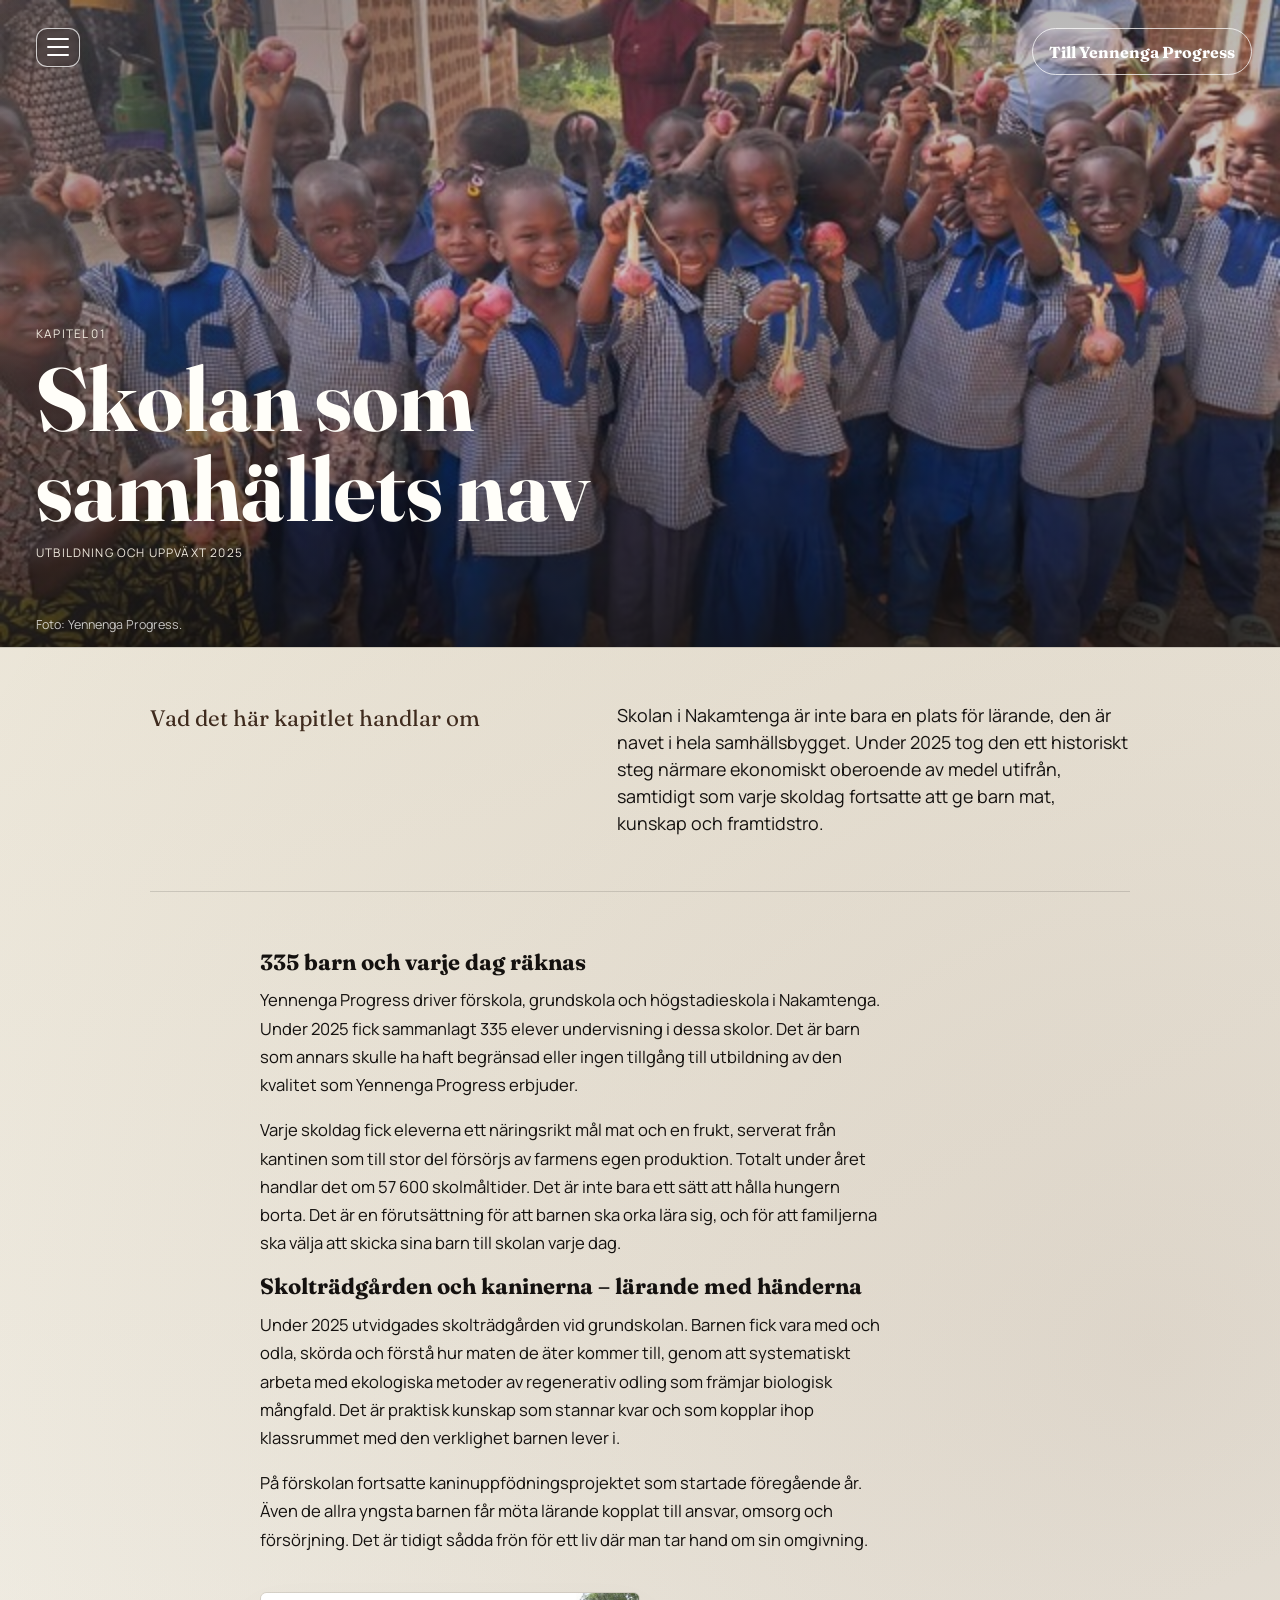
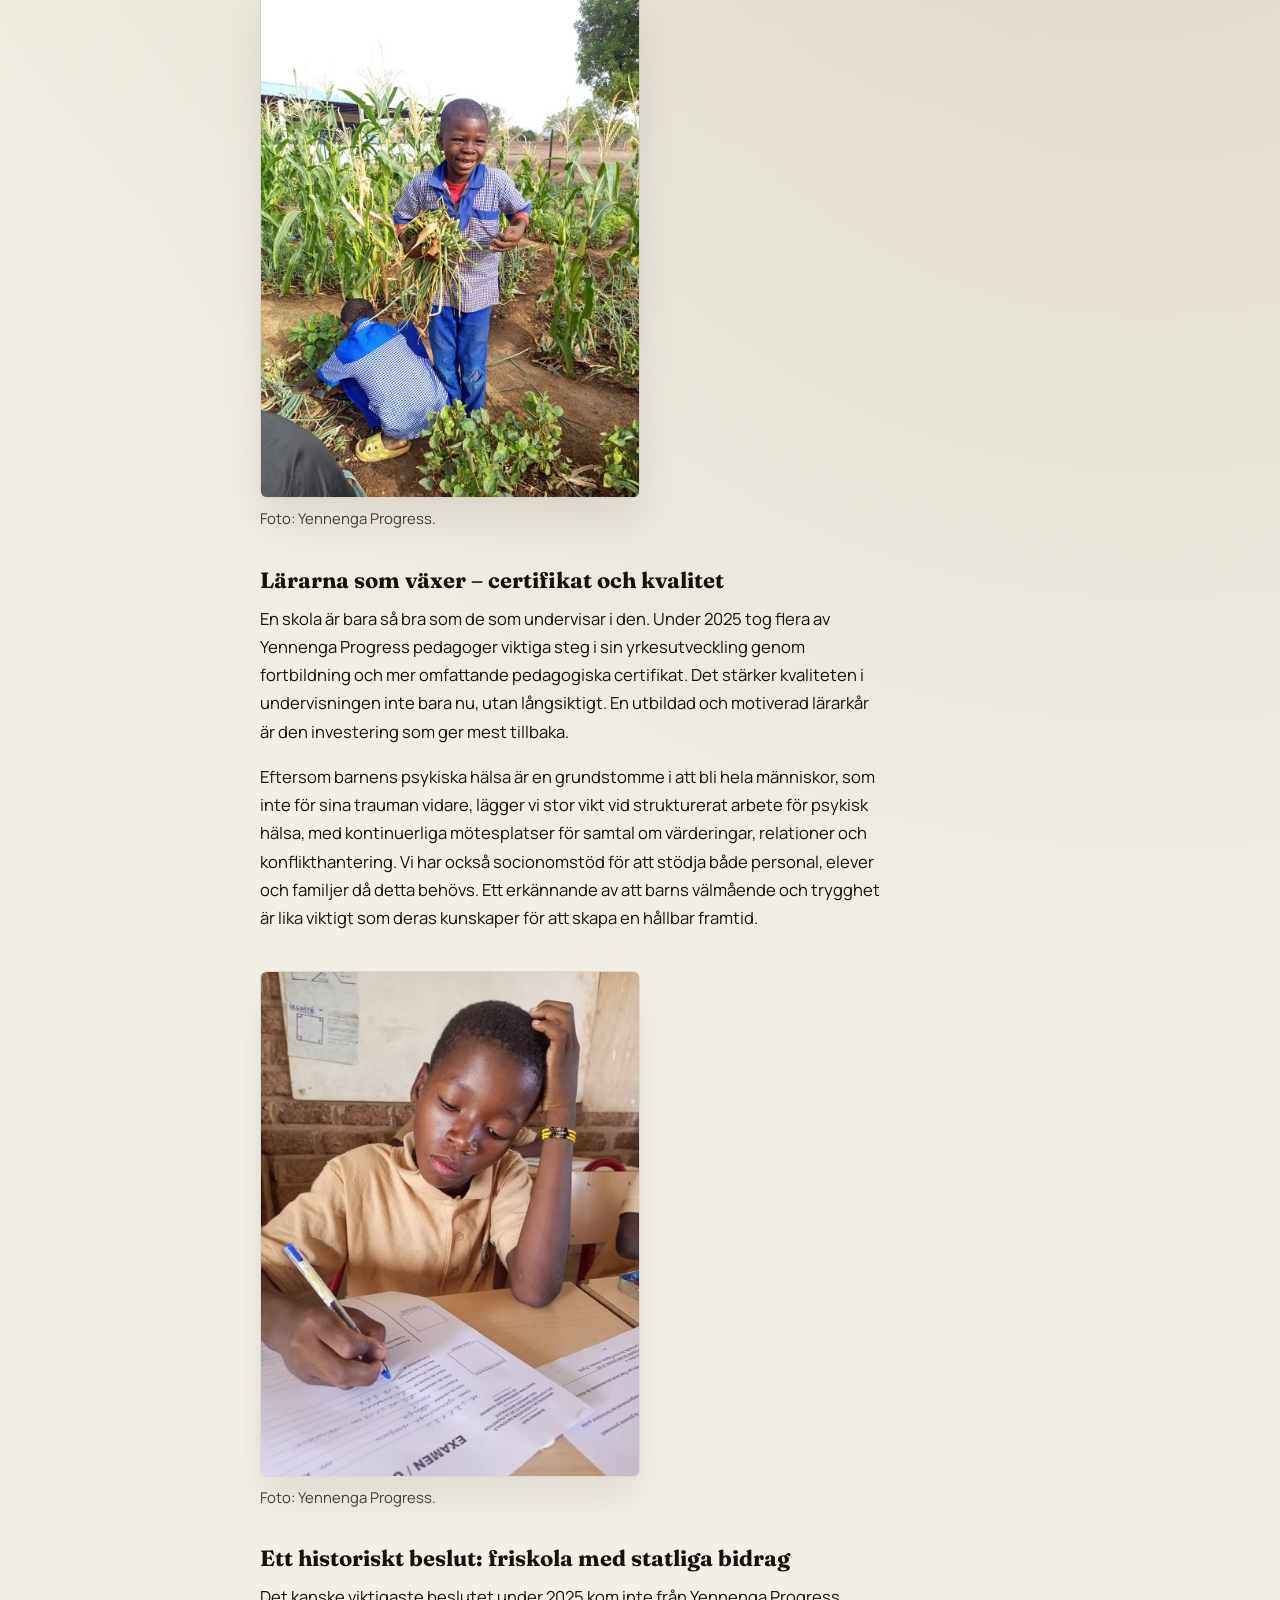
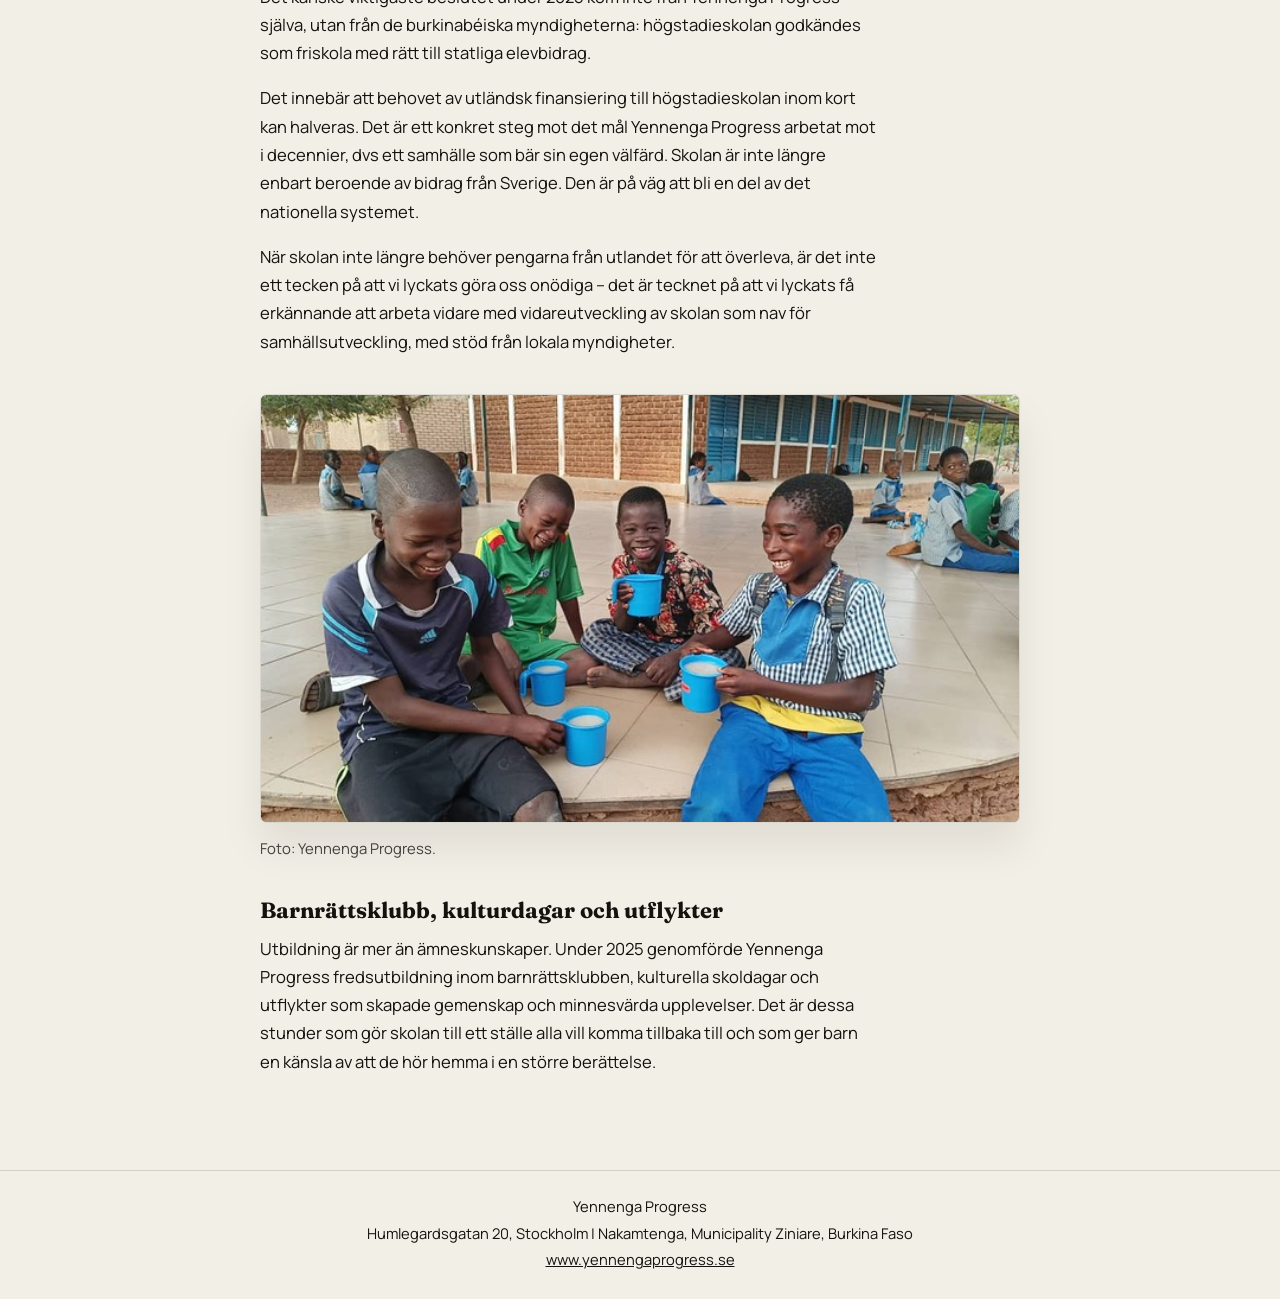
<file: articles/kapitel-01-skolan.html>
<!doctype html>
<html lang="sv">
  <head>
    <meta charset="UTF-8" />
    <meta name="viewport" content="width=device-width, initial-scale=1.0" />
    <title>Kapitel 01 – Skolan som samhällets nav | Yennenga Progress 2025</title>
    <meta
      name="description"
      content="Skolan i Nakamtenga är navet i hela samhällsbygget. Under 2025 tog den ett historiskt steg mot ekonomiskt oberoende, samtidigt som varje skoldag gav 335 barn mat, kunskap och framtidstro."
    />
    <link rel="preconnect" href="https://fonts.googleapis.com" />
    <link rel="preconnect" href="https://fonts.gstatic.com" crossorigin />
    <link
      href="https://fonts.googleapis.com/css2?family=Fraunces:opsz,wght@9..144,400;9..144,700;9..144,900&family=Manrope:wght@400;500;700;800&display=swap"
      rel="stylesheet"
    />
    <link rel="stylesheet" href="../styles.css" />

  </head>
  <body class="subpage-body">
    <header class="hero hero--subpage">
      <div class="hero__image-wrap">
        <img
          src="../images/kapitel-01-skolan-hero.jpeg"
          alt=""
          class="hero__image"
        />
        <p class="hero__image-caption">Foto: Yennenga Progress.</p>
      </div>
      <div class="hero__overlay"></div>
      <details class="menu">
        <summary class="menu__toggle" aria-label="Open page menu">
          <span></span>
          <span></span>
          <span></span>
        </summary>
        <nav class="menu__panel" aria-label="Sidlänkar">
          <a href="../index.html">Start</a>
          <a href="kapitel-01-skolan.html">Skolan</a>
          <a href="kapitel-02-farmen.html">Farmen</a>
          <a href="kapitel-03-kunskap.html">Kunskap</a>
          <a href="kapitel-04-sverige.html">Sverige</a>
          <a href="rapport.html">Siffror</a>
          <a href="../PDF/Yennenga_Progress_Arsberattelse_2025.pdf">PDF</a>
        </nav>
      </details>
      <a class="cta" href="https://www.yennengaprogress.se/" target="_blank" rel="noreferrer">Till Yennenga Progress</a>
      <div class="hero__content">
        <p class="kicker kicker--lead">Kapitel 01</p>
        <h1>Skolan som samhällets nav</h1>
        <p class="kicker kicker--tail">Utbildning och uppväxt 2025</p>
      </div>
    </header>

    <main class="subpage-main">
      <section class="subpage-intro">
        <div class="subpage-intro__mini">
          <p class="subpage-minihead">Vad det här kapitlet handlar om</p>
        </div>
        <div class="subpage-intro__summary">
          <p>
            Skolan i Nakamtenga är inte bara en plats för lärande, den är navet i hela samhällsbygget. Under 2025 tog
            den ett historiskt steg närmare ekonomiskt oberoende av medel utifrån, samtidigt som varje skoldag
            fortsatte att ge barn mat, kunskap och framtidstro.
          </p>
        </div>
      </section>

      <article class="subpage-article">
        <h2 class="subpage-subhead">335 barn och varje dag räknas</h2>
        <p>
          Yennenga Progress driver förskola, grundskola och högstadieskola i Nakamtenga. Under 2025 fick sammanlagt
          335 elever undervisning i dessa skolor. Det är barn som annars skulle ha haft begränsad eller ingen tillgång
          till utbildning av den kvalitet som Yennenga Progress erbjuder.
        </p>
        <p>
          Varje skoldag fick eleverna ett näringsrikt mål mat och en frukt, serverat från kantinen som till stor del
          försörjs av farmens egen produktion. Totalt under året handlar det om 57 600 skolmåltider. Det är inte bara
          ett sätt att hålla hungern borta. Det är en förutsättning för att barnen ska orka lära sig, och för att
          familjerna ska välja att skicka sina barn till skolan varje dag.
        </p>

        <h2 class="subpage-subhead">Skolträdgården och kaninerna – lärande med händerna</h2>
        <p>
          Under 2025 utvidgades skolträdgården vid grundskolan. Barnen fick vara med och odla, skörda och förstå hur
          maten de äter kommer till, genom att systematiskt arbeta med ekologiska metoder av regenerativ odling som
          främjar biologisk mångfald. Det är praktisk kunskap som stannar kvar och som kopplar ihop klassrummet med
          den verklighet barnen lever i.
        </p>
        <p>
          På förskolan fortsatte kaninuppfödningsprojektet som startade föregående år. Även de allra yngsta barnen
          får möta lärande kopplat till ansvar, omsorg och försörjning. Det är tidigt sådda frön för ett liv där man
          tar hand om sin omgivning.
        </p>

        <figure class="subpage-figure subpage-figure--portrait">
          <img
            src="../images/kapitel-01-skolan-01.jpeg"
            alt="Elever i Nakamtenga, Burkina Faso"
          />
          <figcaption>Foto: Yennenga Progress.</figcaption>
        </figure>

        <h2 class="subpage-subhead">Lärarna som växer – certifikat och kvalitet</h2>
        <p>
          En skola är bara så bra som de som undervisar i den. Under 2025 tog flera av Yennenga Progress pedagoger
          viktiga steg i sin yrkesutveckling genom fortbildning och mer omfattande pedagogiska certifikat. Det stärker
          kvaliteten i undervisningen inte bara nu, utan långsiktigt. En utbildad och motiverad lärarkår är den
          investering som ger mest tillbaka.
        </p>
        <p>
          Eftersom barnens psykiska hälsa är en grundstomme i att bli hela människor, som inte för sina trauman
          vidare, lägger vi stor vikt vid strukturerat arbete för psykisk hälsa, med kontinuerliga mötesplatser för
          samtal om värderingar, relationer och konflikthantering. Vi har också socionomstöd för att stödja både
          personal, elever och familjer då detta behövs. Ett erkännande av att barns välmående och trygghet är lika
          viktigt som deras kunskaper för att skapa en hållbar framtid.
        </p>

        <figure class="subpage-figure subpage-figure--portrait">
          <img
            src="../images/kapitel-01-skolan-02.jpeg"
            alt="Yennenga Progress, Nakamtenga"
          />
          <figcaption>Foto: Yennenga Progress.</figcaption>
        </figure>

        <h2 class="subpage-subhead">Ett historiskt beslut: friskola med statliga bidrag</h2>
        <p>
          Det kanske viktigaste beslutet under 2025 kom inte från Yennenga Progress själva, utan från de burkinabéiska
          myndigheterna: högstadieskolan godkändes som friskola med rätt till statliga elevbidrag.
        </p>
        <p>
          Det innebär att behovet av utländsk finansiering till högstadieskolan inom kort kan halveras. Det är ett
          konkret steg mot det mål Yennenga Progress arbetat mot i decennier, dvs ett samhälle som bär sin egen
          välfärd. Skolan är inte längre enbart beroende av bidrag från Sverige. Den är på väg att bli en del av det
          nationella systemet.
        </p>
        <p>
          När skolan inte längre behöver pengarna från utlandet för att överleva, är det inte ett tecken på att vi
          lyckats göra oss onödiga – det är tecknet på att vi lyckats få erkännande att arbeta vidare med
          vidareutveckling av skolan som nav för samhällsutveckling, med stöd från lokala myndigheter.
        </p>

        <figure class="subpage-figure">
          <img
            src="../images/kapitel-01-skolan-03.jpeg"
            alt="Yennenga Progress, Nakamtenga"
          />
          <figcaption>Foto: Yennenga Progress.</figcaption>
        </figure>

        <h2 class="subpage-subhead">Barnrättsklubb, kulturdagar och utflykter</h2>
        <p>
          Utbildning är mer än ämneskunskaper. Under 2025 genomförde Yennenga Progress fredsutbildning inom
          barnrättsklubben, kulturella skoldagar och utflykter som skapade gemenskap och minnesvärda upplevelser. Det
          är dessa stunder som gör skolan till ett ställe alla vill komma tillbaka till och som ger barn en känsla av
          att de hör hemma i en större berättelse.
        </p>
      </article>
    </main>

    <footer class="footer">
      <p>Yennenga Progress</p>
      <p>Humlegardsgatan 20, Stockholm | Nakamtenga, Municipality Ziniare, Burkina Faso</p>
      <a href="https://www.yennengaprogress.se/" target="_blank" rel="noreferrer">www.yennengaprogress.se</a>
    </footer>
    <script>
      (function () {
        var menu = document.querySelector(".menu");
        if (!menu) return;

        document.addEventListener("click", function (event) {
          if (!menu.contains(event.target)) {
            menu.removeAttribute("open");
          }
        });

        document.addEventListener("keydown", function (event) {
          if (event.key === "Escape") {
            menu.removeAttribute("open");
          }
        });

        menu.querySelectorAll("a").forEach(function (link) {
          link.addEventListener("click", function () {
            menu.removeAttribute("open");
          });
        });
      })();
    </script>
  </body>
</html>
</file>
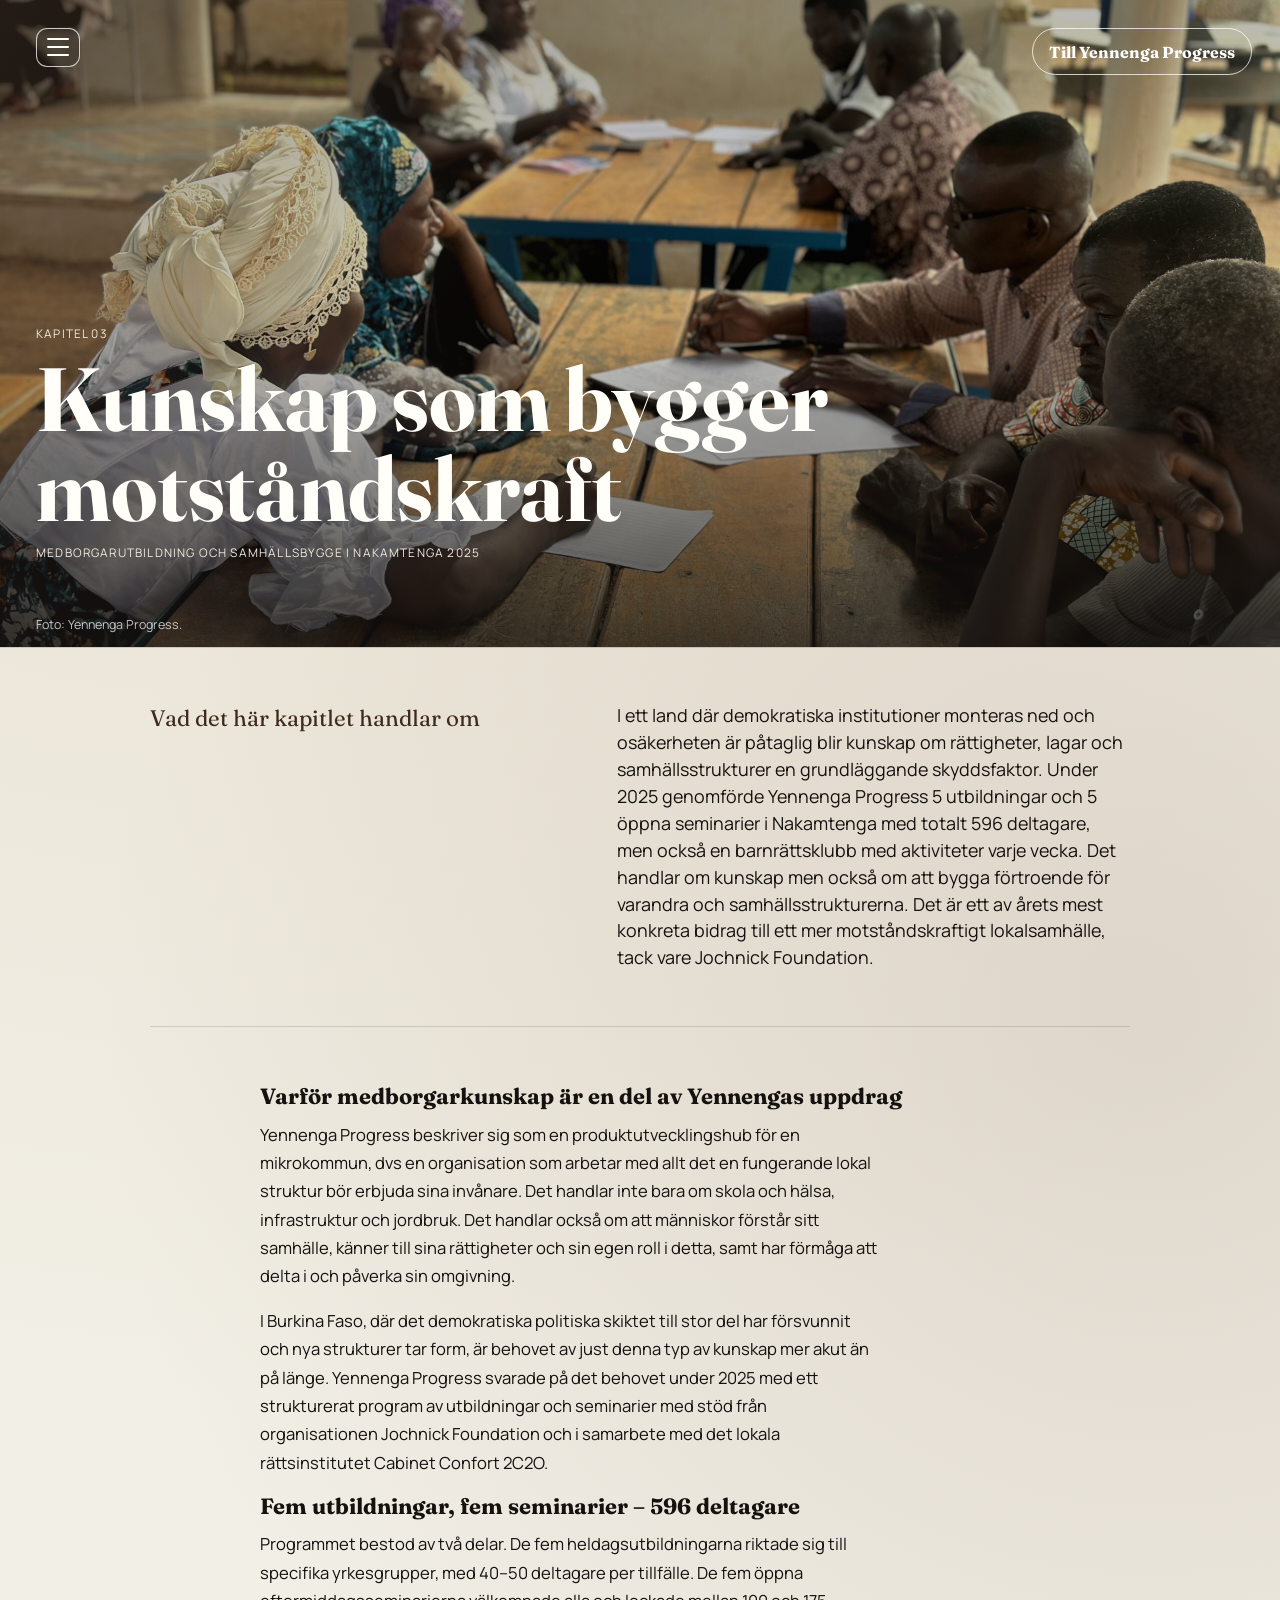
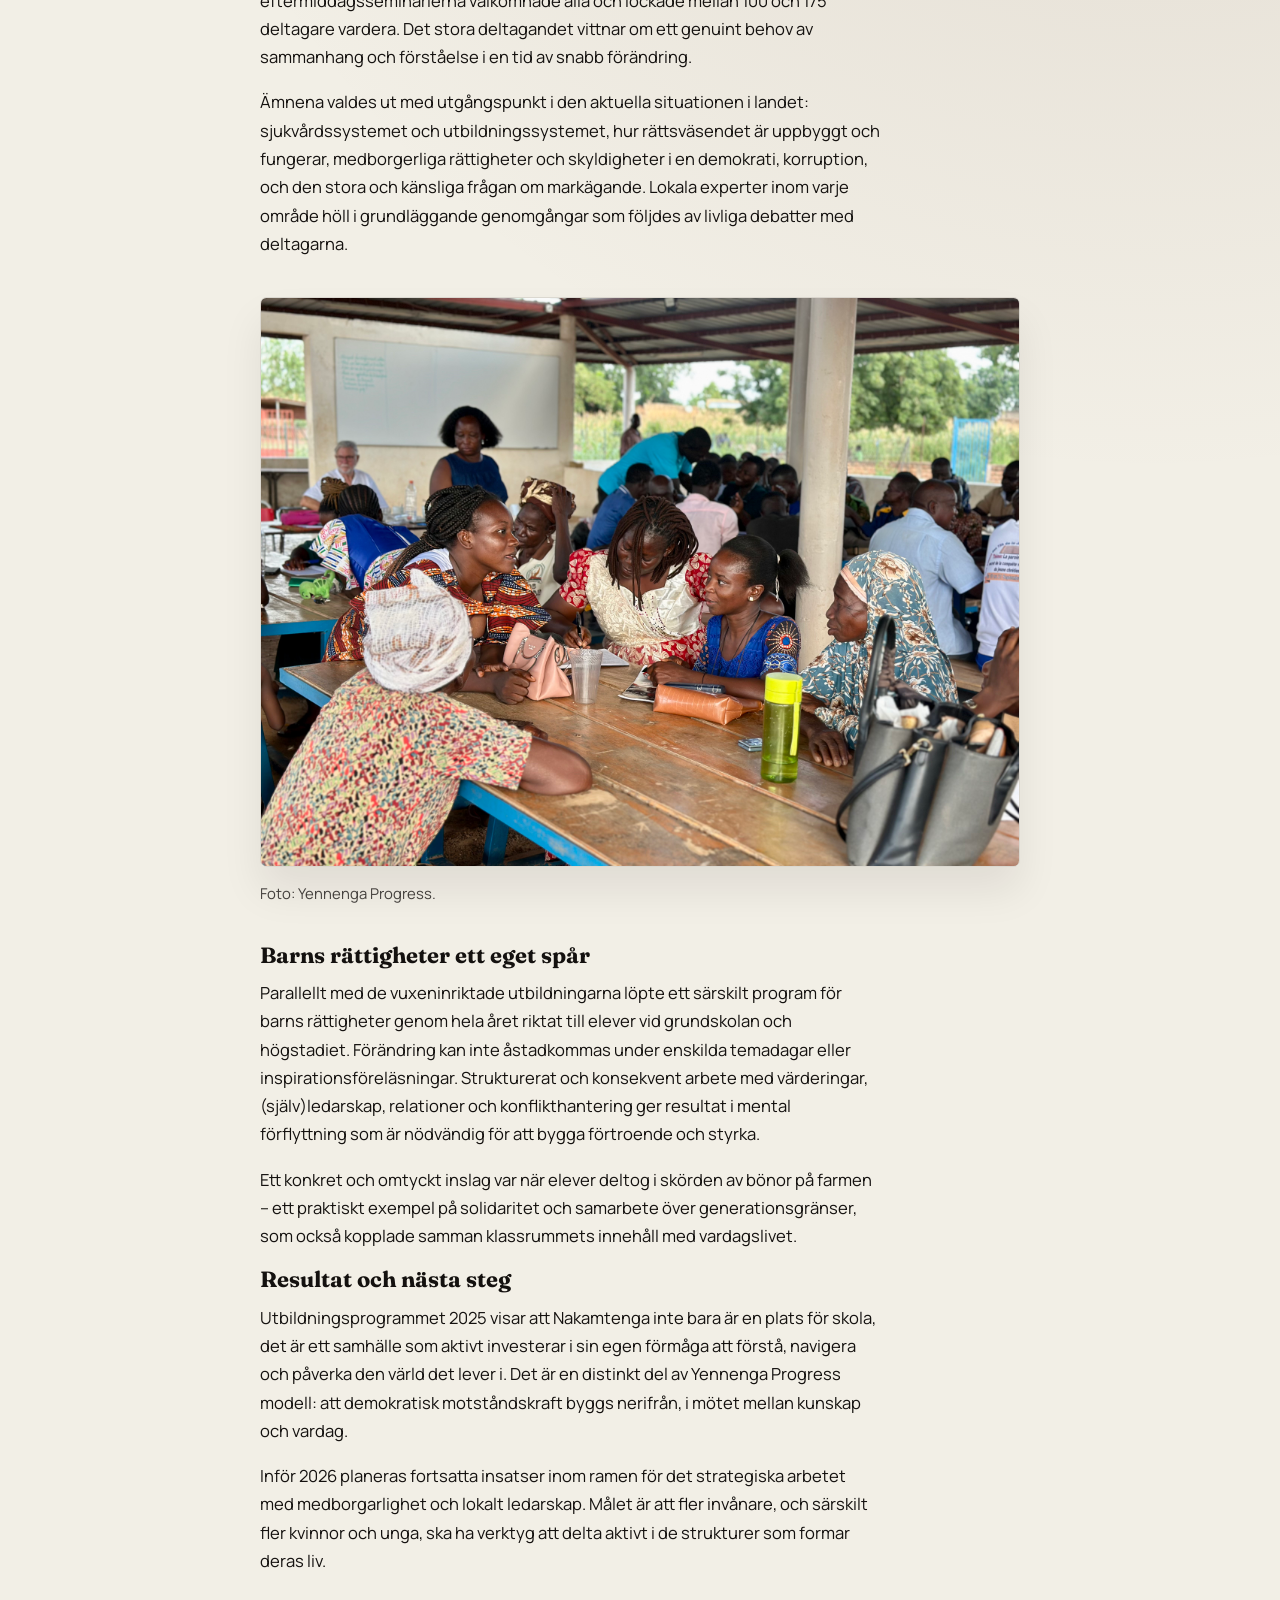
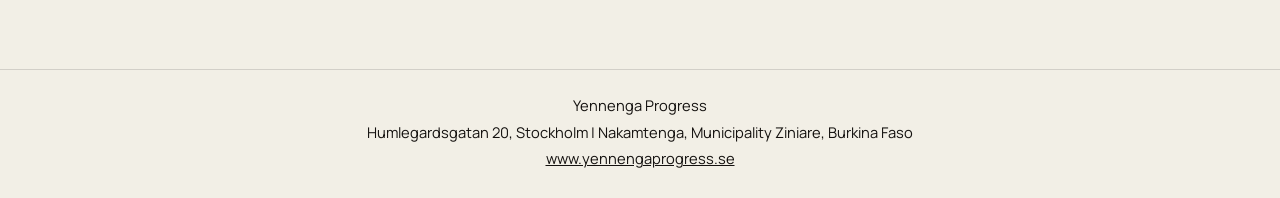
<file: articles/kapitel-03-kunskap.html>
<!doctype html>
<html lang="sv">
  <head>
    <meta charset="UTF-8" />
    <meta name="viewport" content="width=device-width, initial-scale=1.0" />
    <title>Kapitel 03 – Kunskap som bygger motståndskraft | Yennenga Progress 2025</title>
    <meta
      name="description"
      content="Under 2025 genomförde Yennenga Progress 5 utbildningar och 5 öppna seminarier i Nakamtenga med totalt 596 deltagare. Kunskap om rättigheter, lagar och samhällsstrukturer är en grundläggande skyddsfaktor i ett land under förändring."
    />
    <link rel="preconnect" href="https://fonts.googleapis.com" />
    <link rel="preconnect" href="https://fonts.gstatic.com" crossorigin />
    <link
      href="https://fonts.googleapis.com/css2?family=Fraunces:opsz,wght@9..144,400;9..144,700;9..144,900&family=Manrope:wght@400;500;700;800&display=swap"
      rel="stylesheet"
    />
    <link rel="stylesheet" href="../styles.css" />

  </head>
  <body class="subpage-body">
    <header class="hero hero--subpage">
      <div class="hero__image-wrap">
        <img
          src="../images/sal2.jpeg"
          alt=""
          class="hero__image"
        />
        <p class="hero__image-caption">Foto: Yennenga Progress.</p>
      </div>
      <div class="hero__overlay"></div>
      <details class="menu">
        <summary class="menu__toggle" aria-label="Öppna sidmeny">
          <span></span>
          <span></span>
          <span></span>
        </summary>
        <nav class="menu__panel" aria-label="Sidlänkar">
          <a href="../index.html">Start</a>
          <a href="kapitel-01-skolan.html">Skolan</a>
          <a href="kapitel-02-farmen.html">Farmen</a>
          <a href="kapitel-03-kunskap.html">Kunskap</a>
          <a href="kapitel-04-sverige.html">Sverige</a>
          <a href="rapport.html">Siffror</a>
          <a href="../PDF/Yennenga_Progress_Arsberattelse_2025.pdf">PDF</a>
        </nav>
      </details>
      <a class="cta" href="https://www.yennengaprogress.se/" target="_blank" rel="noreferrer">Till Yennenga Progress</a>
      <div class="hero__content">
        <p class="kicker kicker--lead">Kapitel 03</p>
        <h1>Kunskap som bygger motståndskraft</h1>
        <p class="kicker kicker--tail">Medborgarutbildning och samhällsbygge i Nakamtenga 2025</p>
      </div>
    </header>

    <main class="subpage-main">
      <section class="subpage-intro">
        <div class="subpage-intro__mini">
          <p class="subpage-minihead">Vad det här kapitlet handlar om</p>
        </div>
        <div class="subpage-intro__summary">
          <p>
            I ett land där demokratiska institutioner monteras ned och osäkerheten är påtaglig blir kunskap om
            rättigheter, lagar och samhällsstrukturer en grundläggande skyddsfaktor. Under 2025 genomförde Yennenga
            Progress 5 utbildningar och 5 öppna seminarier i Nakamtenga med totalt 596 deltagare, men också en
            barnrättsklubb med aktiviteter varje vecka. Det handlar om kunskap men också om att bygga förtroende för
            varandra och samhällsstrukturerna. Det är ett av årets mest konkreta bidrag till ett mer motståndskraftigt
            lokalsamhälle, tack vare Jochnick Foundation.
          </p>
        </div>
      </section>

      <article class="subpage-article">
        <h2 class="subpage-subhead">Varför medborgarkunskap är en del av Yennengas uppdrag</h2>
        <p>
          Yennenga Progress beskriver sig som en produktutvecklingshub för en mikrokommun, dvs en organisation som
          arbetar med allt det en fungerande lokal struktur bör erbjuda sina invånare. Det handlar inte bara om skola
          och hälsa, infrastruktur och jordbruk. Det handlar också om att människor förstår sitt samhälle, känner
          till sina rättigheter och sin egen roll i detta, samt har förmåga att delta i och påverka sin omgivning.
        </p>
        <p>
          I Burkina Faso, där det demokratiska politiska skiktet till stor del har försvunnit och nya strukturer tar
          form, är behovet av just denna typ av kunskap mer akut än på länge. Yennenga Progress svarade på det
          behovet under 2025 med ett strukturerat program av utbildningar och seminarier med stöd från organisationen
          Jochnick Foundation och i samarbete med det lokala rättsinstitutet Cabinet Confort 2C2O.
        </p>

        <h2 class="subpage-subhead">Fem utbildningar, fem seminarier – 596 deltagare</h2>
        <p>
          Programmet bestod av två delar. De fem heldagsutbildningarna riktade sig till specifika yrkesgrupper, med
          40–50 deltagare per tillfälle. De fem öppna eftermiddagsseminarierna välkomnade alla och lockade mellan 100
          och 175 deltagare vardera. Det stora deltagandet vittnar om ett genuint behov av sammanhang och förståelse
          i en tid av snabb förändring.
        </p>
        <p>
          Ämnena valdes ut med utgångspunkt i den aktuella situationen i landet: sjukvårdssystemet och
          utbildningssystemet, hur rättsväsendet är uppbyggt och fungerar, medborgerliga rättigheter och skyldigheter
          i en demokrati, korruption, och den stora och känsliga frågan om markägande. Lokala experter inom varje
          område höll i grundläggande genomgångar som följdes av livliga debatter med deltagarna.
        </p>

        <figure class="subpage-figure">
          <img
            src="../images/sal.jpeg"
            alt="Utbildning och seminarium i Nakamtenga, Burkina Faso"
          />
          <figcaption>Foto: Yennenga Progress.</figcaption>
        </figure>

        <h2 class="subpage-subhead">Barns rättigheter ett eget spår</h2>
        <p>
          Parallellt med de vuxeninriktade utbildningarna löpte ett särskilt program för barns rättigheter genom hela
          året riktat till elever vid grundskolan och högstadiet. Förändring kan inte åstadkommas under enskilda
          temadagar eller inspirationsföreläsningar. Strukturerat och konsekvent arbete med värderingar,
          (själv)ledarskap, relationer och konflikthantering ger resultat i mental förflyttning som är nödvändig för
          att bygga förtroende och styrka.
        </p>
        <p>
          Ett konkret och omtyckt inslag var när elever deltog i skörden av bönor på farmen – ett praktiskt exempel
          på solidaritet och samarbete över generationsgränser, som också kopplade samman klassrummets innehåll med
          vardagslivet.
        </p>

        <h2 class="subpage-subhead">Resultat och nästa steg</h2>
        <p>
          Utbildningsprogrammet 2025 visar att Nakamtenga inte bara är en plats för skola, det är ett samhälle som
          aktivt investerar i sin egen förmåga att förstå, navigera och påverka den värld det lever i. Det är en
          distinkt del av Yennenga Progress modell: att demokratisk motståndskraft byggs nerifrån, i mötet mellan
          kunskap och vardag.
        </p>
        <p>
          Inför 2026 planeras fortsatta insatser inom ramen för det strategiska arbetet med medborgarlighet och
          lokalt ledarskap. Målet är att fler invånare, och särskilt fler kvinnor och unga, ska ha verktyg att delta
          aktivt i de strukturer som formar deras liv.
        </p>
      </article>
    </main>

    <footer class="footer">
      <p>Yennenga Progress</p>
      <p>Humlegardsgatan 20, Stockholm | Nakamtenga, Municipality Ziniare, Burkina Faso</p>
      <a href="https://www.yennengaprogress.se/" target="_blank" rel="noreferrer">www.yennengaprogress.se</a>
    </footer>
    <script>
      (function () {
        var menu = document.querySelector(".menu");
        if (!menu) return;

        document.addEventListener("click", function (event) {
          if (!menu.contains(event.target)) {
            menu.removeAttribute("open");
          }
        });

        document.addEventListener("keydown", function (event) {
          if (event.key === "Escape") {
            menu.removeAttribute("open");
          }
        });

        menu.querySelectorAll("a").forEach(function (link) {
          link.addEventListener("click", function () {
            menu.removeAttribute("open");
          });
        });
      })();
    </script>
  </body>
</html>
</file>
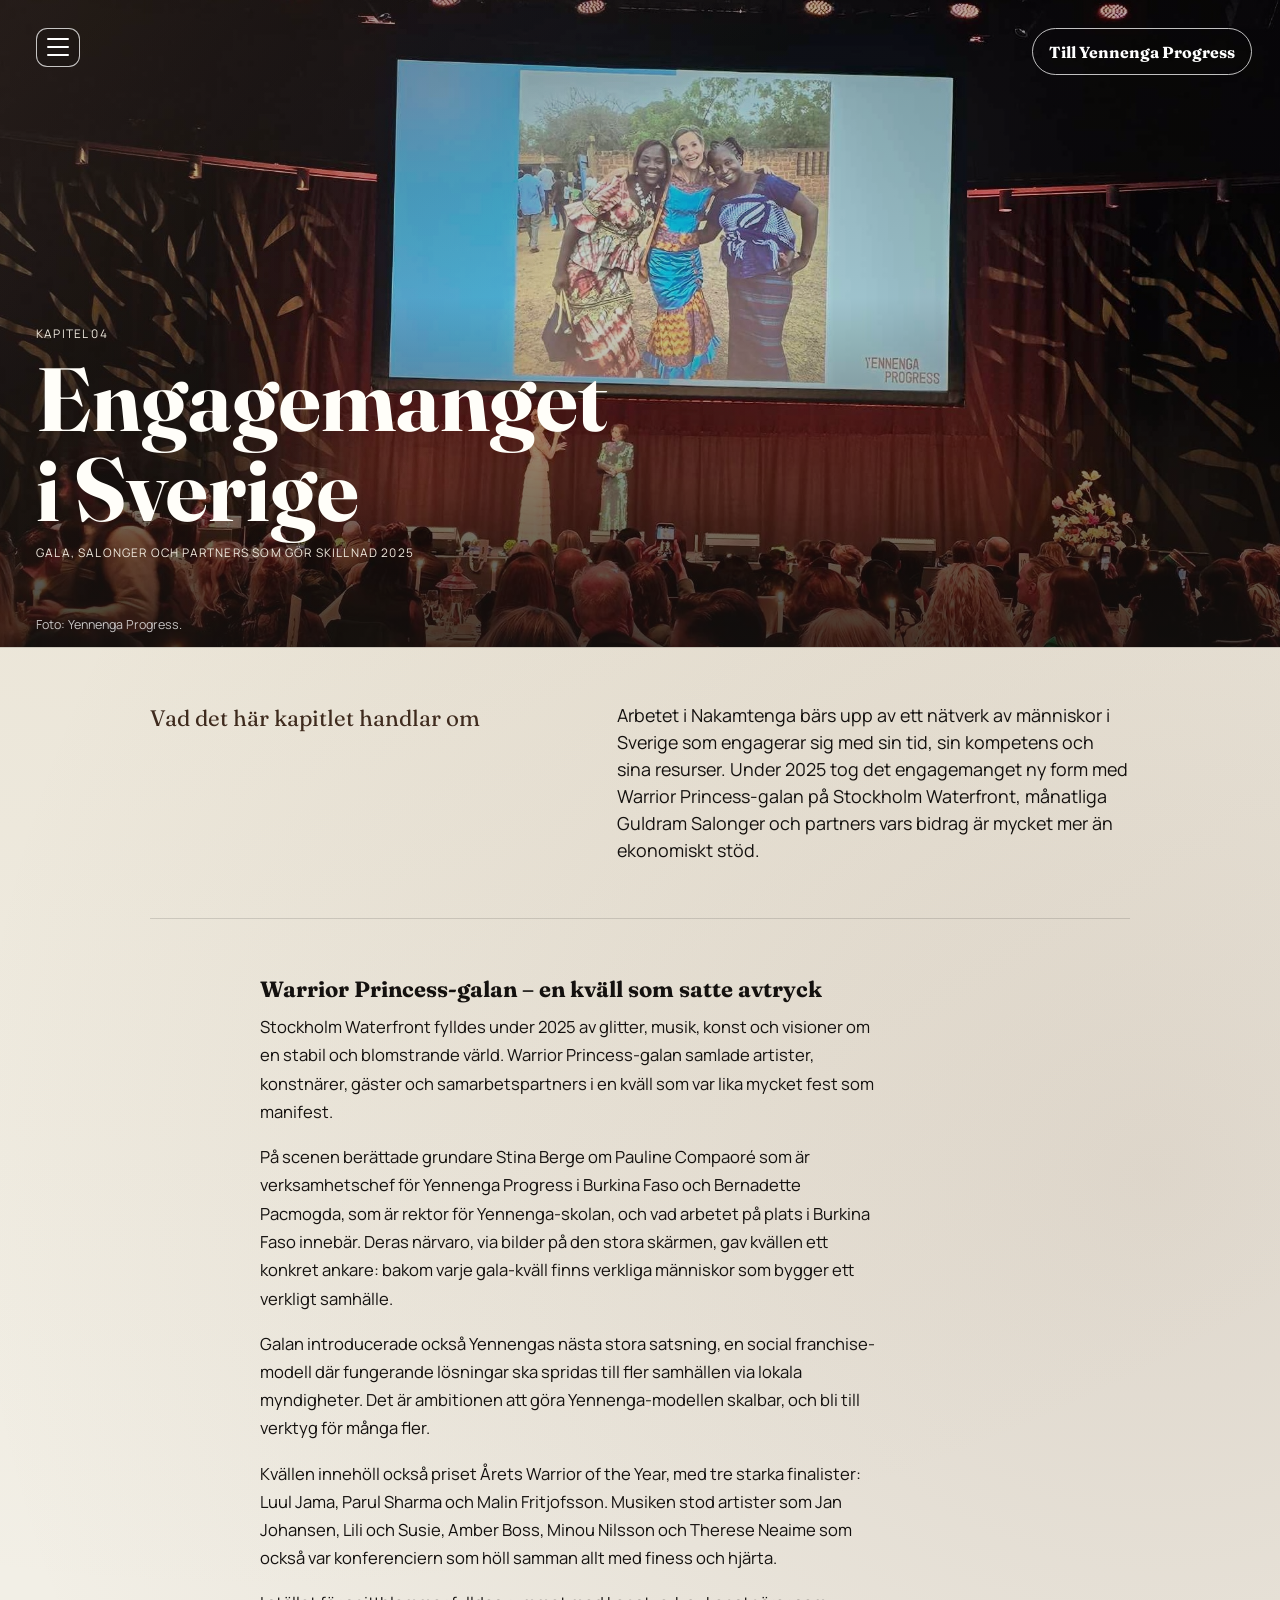
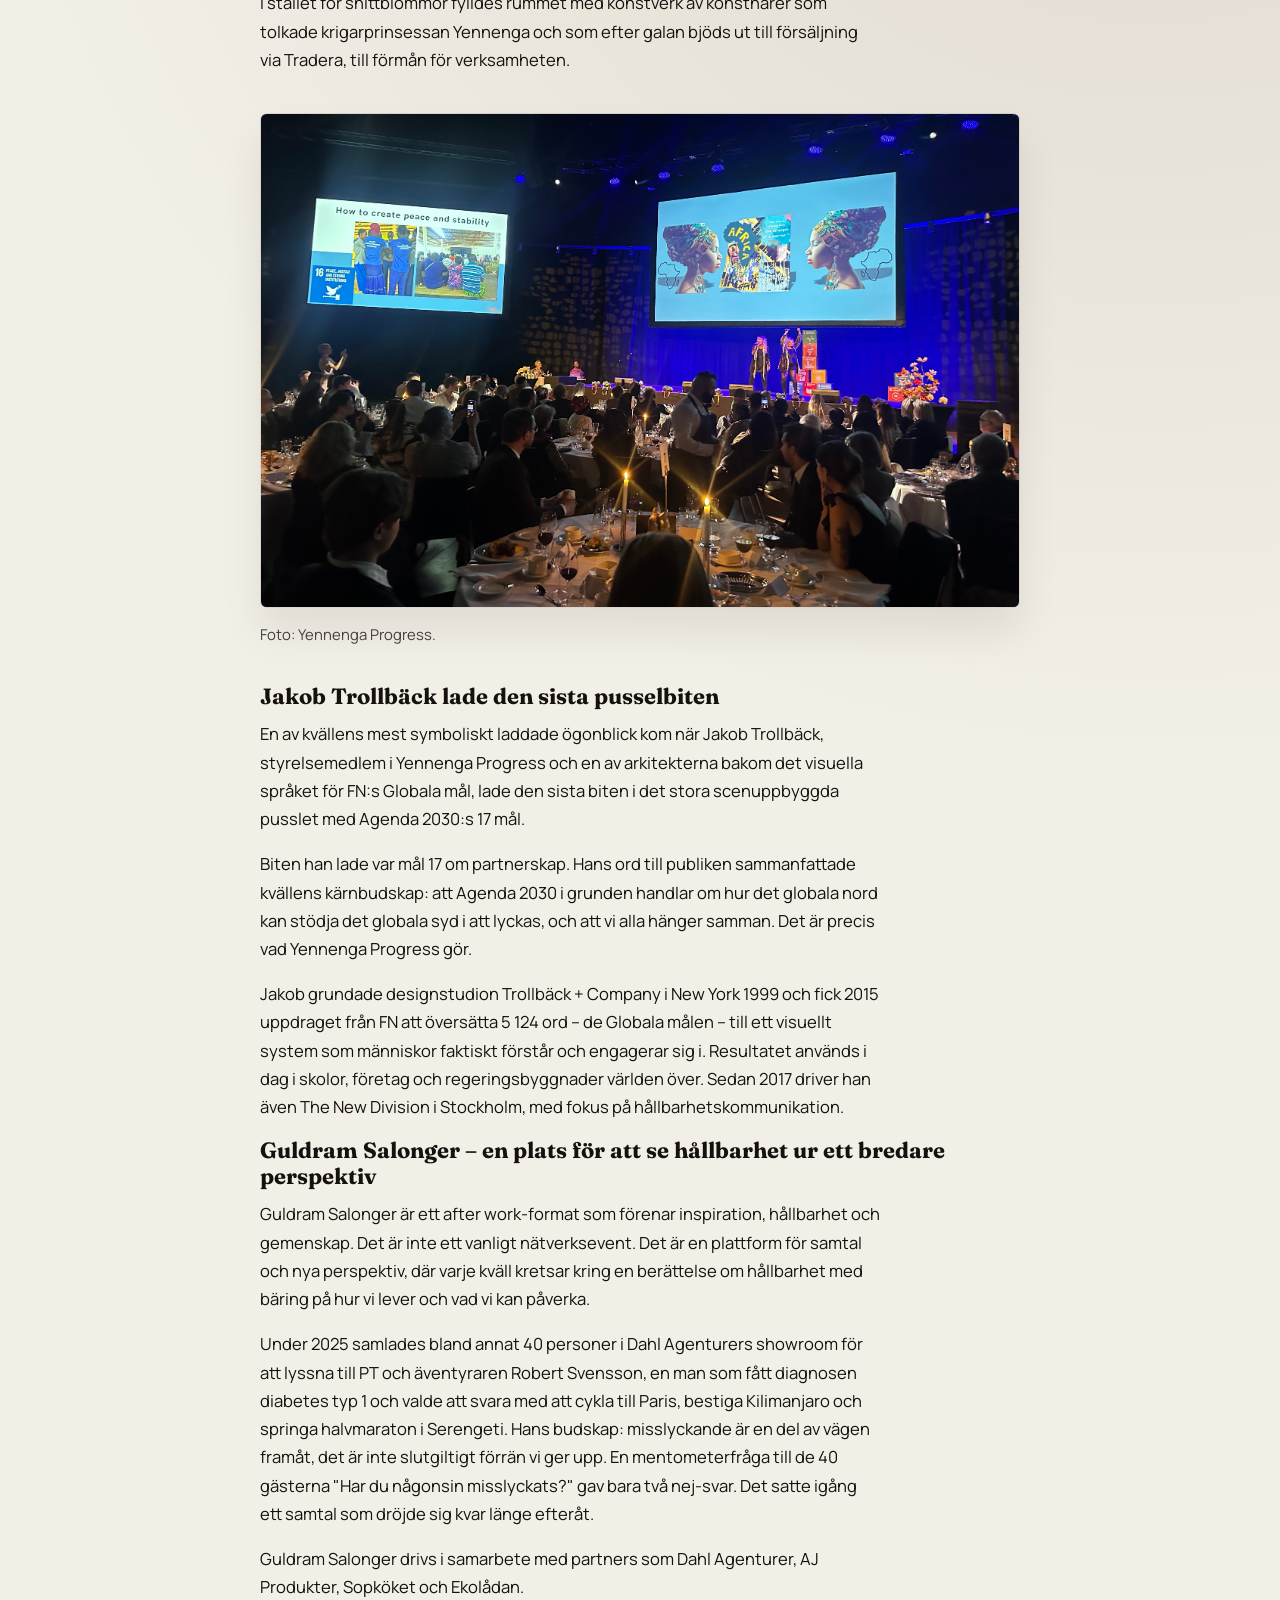
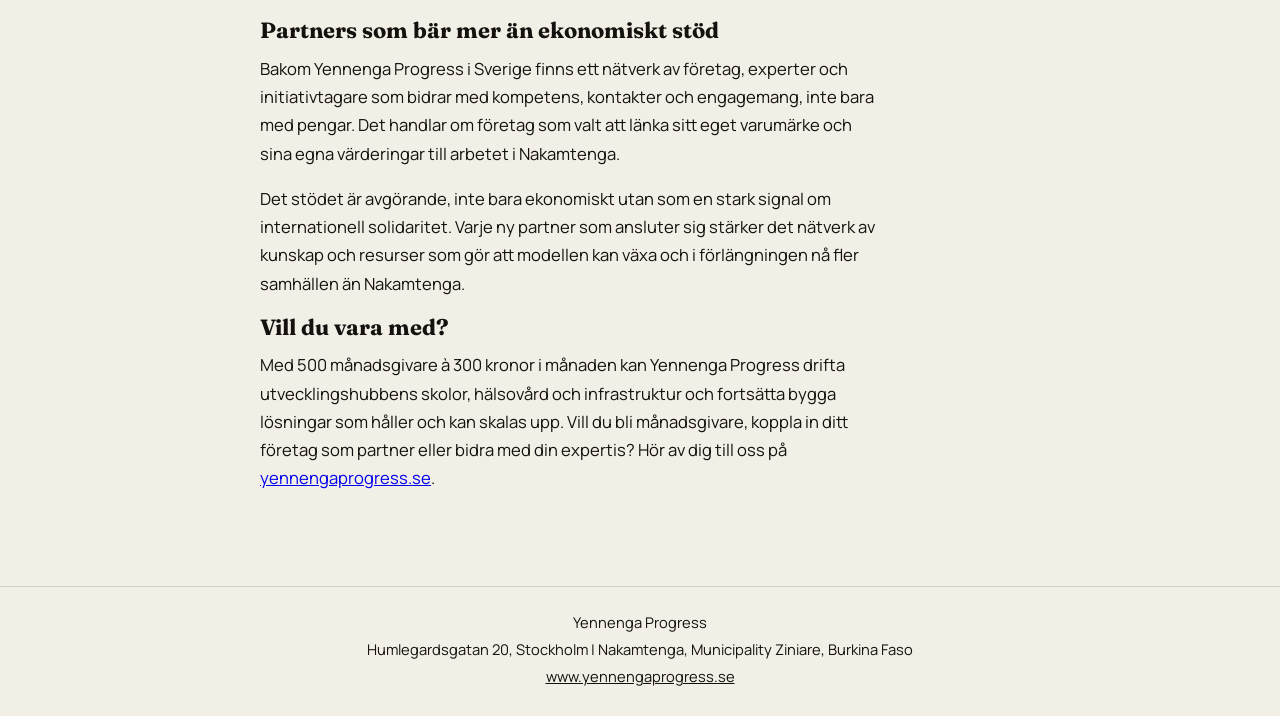
<file: articles/kapitel-04-sverige.html>
<!doctype html>
<html lang="sv">
  <head>
    <meta charset="UTF-8" />
    <meta name="viewport" content="width=device-width, initial-scale=1.0" />
    <title>Kapitel 04 – Engagemanget i Sverige | Yennenga Progress 2025</title>
    <meta
      name="description"
      content="Arbetet i Nakamtenga bärs upp av ett nätverk av människor i Sverige. Under 2025 tog det engagemanget ny form med Warrior Princess-galan på Stockholm Waterfront, månatliga Guldram Salonger och partners vars bidrag är mer än ekonomiskt stöd."
    />
    <link rel="preconnect" href="https://fonts.googleapis.com" />
    <link rel="preconnect" href="https://fonts.gstatic.com" crossorigin />
    <link
      href="https://fonts.googleapis.com/css2?family=Fraunces:opsz,wght@9..144,400;9..144,700;9..144,900&family=Manrope:wght@400;500;700;800&display=swap"
      rel="stylesheet"
    />
    <link rel="stylesheet" href="../styles.css" />

  </head>
  <body class="subpage-body">
    <header class="hero hero--subpage">
      <div class="hero__image-wrap">
        <img
          src="../images/gala2.jpeg"
          alt=""
          class="hero__image"
        />
        <p class="hero__image-caption">Foto: Yennenga Progress.</p>
      </div>
      <div class="hero__overlay"></div>
      <details class="menu">
        <summary class="menu__toggle" aria-label="Öppna sidmeny">
          <span></span>
          <span></span>
          <span></span>
        </summary>
        <nav class="menu__panel" aria-label="Sidlänkar">
          <a href="../index.html">Start</a>
          <a href="kapitel-01-skolan.html">Skolan</a>
          <a href="kapitel-02-farmen.html">Farmen</a>
          <a href="kapitel-03-kunskap.html">Kunskap</a>
          <a href="kapitel-04-sverige.html">Sverige</a>
          <a href="rapport.html">Siffror</a>
          <a href="../PDF/Yennenga_Progress_Arsberattelse_2025.pdf">PDF</a>
        </nav>
      </details>
      <a class="cta" href="https://www.yennengaprogress.se/" target="_blank" rel="noreferrer">Till Yennenga Progress</a>
      <div class="hero__content">
        <p class="kicker kicker--lead">Kapitel 04</p>
        <h1>Engagemanget i Sverige</h1>
        <p class="kicker kicker--tail">Gala, salonger och partners som gör skillnad 2025</p>
      </div>
    </header>

    <main class="subpage-main">
      <section class="subpage-intro">
        <div class="subpage-intro__mini">
          <p class="subpage-minihead">Vad det här kapitlet handlar om</p>
        </div>
        <div class="subpage-intro__summary">
          <p>
            Arbetet i Nakamtenga bärs upp av ett nätverk av människor i Sverige som engagerar sig med sin tid, sin
            kompetens och sina resurser. Under 2025 tog det engagemanget ny form med Warrior Princess-galan på
            Stockholm Waterfront, månatliga Guldram Salonger och partners vars bidrag är mycket mer än ekonomiskt
            stöd.
          </p>
        </div>
      </section>

      <article class="subpage-article">
        <h2 class="subpage-subhead">Warrior Princess-galan – en kväll som satte avtryck</h2>
        <p>
          Stockholm Waterfront fylldes under 2025 av glitter, musik, konst och visioner om en stabil och blomstrande
          värld. Warrior Princess-galan samlade artister, konstnärer, gäster och samarbetspartners i en kväll som var
          lika mycket fest som manifest.
        </p>
        <p>
          På scenen berättade grundare Stina Berge om Pauline Compaoré som är verksamhetschef för Yennenga Progress i
          Burkina Faso och Bernadette Pacmogda, som är rektor för Yennenga-skolan, och vad arbetet på plats i Burkina
          Faso innebär. Deras närvaro, via bilder på den stora skärmen, gav kvällen ett konkret ankare: bakom varje
          gala-kväll finns verkliga människor som bygger ett verkligt samhälle.
        </p>
        <p>
          Galan introducerade också Yennengas nästa stora satsning, en social franchise-modell där fungerande
          lösningar ska spridas till fler samhällen via lokala myndigheter. Det är ambitionen att göra
          Yennenga-modellen skalbar, och bli till verktyg för många fler.
        </p>
        <p>
          Kvällen innehöll också priset Årets Warrior of the Year, med tre starka finalister: Luul Jama, Parul Sharma
          och Malin Fritjofsson. Musiken stod artister som Jan Johansen, Lili och Susie, Amber Boss, Minou Nilsson
          och Therese Neaime som också var konferenciern som höll samman allt med finess och hjärta.
        </p>
        <p>
          I stället för snittblommor fylldes rummet med konstverk av konstnärer som tolkade krigarprinsessan Yennenga
          och som efter galan bjöds ut till försäljning via Tradera, till förmån för verksamheten.
        </p>

        <figure class="subpage-figure">
          <img
            src="../images/gala3.jpeg"
            alt="Warrior Princess-galan på Stockholm Waterfront"
          />
          <figcaption>Foto: Yennenga Progress.</figcaption>
        </figure>

        <h2 class="subpage-subhead">Jakob Trollbäck lade den sista pusselbiten</h2>
        <p>
          En av kvällens mest symboliskt laddade ögonblick kom när Jakob Trollbäck, styrelsemedlem i Yennenga
          Progress och en av arkitekterna bakom det visuella språket för FN:s Globala mål, lade den sista biten i
          det stora scenuppbyggda pusslet med Agenda 2030:s 17 mål.
        </p>
        <p>
          Biten han lade var mål 17 om partnerskap. Hans ord till publiken sammanfattade kvällens kärnbudskap: att
          Agenda 2030 i grunden handlar om hur det globala nord kan stödja det globala syd i att lyckas, och att vi
          alla hänger samman. Det är precis vad Yennenga Progress gör.
        </p>
        <p>
          Jakob grundade designstudion Trollbäck + Company i New York 1999 och fick 2015 uppdraget från FN att
          översätta 5 124 ord – de Globala målen – till ett visuellt system som människor faktiskt förstår och
          engagerar sig i. Resultatet används i dag i skolor, företag och regeringsbyggnader världen över. Sedan 2017
          driver han även The New Division i Stockholm, med fokus på hållbarhetskommunikation.
        </p>

        <h2 class="subpage-subhead">Guldram Salonger – en plats för att se hållbarhet ur ett bredare perspektiv</h2>
        <p>
          Guldram Salonger är ett after work-format som förenar inspiration, hållbarhet och gemenskap. Det är inte
          ett vanligt nätverksevent. Det är en plattform för samtal och nya perspektiv, där varje kväll kretsar kring
          en berättelse om hållbarhet med bäring på hur vi lever och vad vi kan påverka.
        </p>
        <p>
          Under 2025 samlades bland annat 40 personer i Dahl Agenturers showroom för att lyssna till PT och
          äventyraren Robert Svensson, en man som fått diagnosen diabetes typ 1 och valde att svara med att cykla
          till Paris, bestiga Kilimanjaro och springa halvmaraton i Serengeti. Hans budskap: misslyckande är en del
          av vägen framåt, det är inte slutgiltigt förrän vi ger upp. En mentometerfråga till de 40 gästerna "Har du
          någonsin misslyckats?" gav bara två nej-svar. Det satte igång ett samtal som dröjde sig kvar länge
          efteråt.
        </p>
        <p>
          Guldram Salonger drivs i samarbete med partners som Dahl Agenturer, AJ Produkter, Sopköket och Ekolådan.
        </p>

        <h2 class="subpage-subhead">Partners som bär mer än ekonomiskt stöd</h2>
        <p>
          Bakom Yennenga Progress i Sverige finns ett nätverk av företag, experter och initiativtagare som bidrar med
          kompetens, kontakter och engagemang, inte bara med pengar. Det handlar om företag som valt att länka sitt
          eget varumärke och sina egna värderingar till arbetet i Nakamtenga.
        </p>
        <p>
          Det stödet är avgörande, inte bara ekonomiskt utan som en stark signal om internationell solidaritet. Varje
          ny partner som ansluter sig stärker det nätverk av kunskap och resurser som gör att modellen kan växa och i
          förlängningen nå fler samhällen än Nakamtenga.
        </p>

        <h2 class="subpage-subhead">Vill du vara med?</h2>
        <p>
          Med 500 månadsgivare à 300 kronor i månaden kan Yennenga Progress drifta utvecklingshubbens skolor,
          hälsovård och infrastruktur och fortsätta bygga lösningar som håller och kan skalas upp. Vill du bli
          månadsgivare, koppla in ditt företag som partner eller bidra med din expertis? Hör av dig till oss på
          <a href="https://www.yennengaprogress.se/" target="_blank" rel="noreferrer">yennengaprogress.se</a>.
        </p>
      </article>
    </main>

    <footer class="footer">
      <p>Yennenga Progress</p>
      <p>Humlegardsgatan 20, Stockholm | Nakamtenga, Municipality Ziniare, Burkina Faso</p>
      <a href="https://www.yennengaprogress.se/" target="_blank" rel="noreferrer">www.yennengaprogress.se</a>
    </footer>
    <script>
      (function () {
        var menu = document.querySelector(".menu");
        if (!menu) return;

        document.addEventListener("click", function (event) {
          if (!menu.contains(event.target)) {
            menu.removeAttribute("open");
          }
        });

        document.addEventListener("keydown", function (event) {
          if (event.key === "Escape") {
            menu.removeAttribute("open");
          }
        });

        menu.querySelectorAll("a").forEach(function (link) {
          link.addEventListener("click", function () {
            menu.removeAttribute("open");
          });
        });
      })();
    </script>
  </body>
</html>
</file>
<file: styles.css>
:root {
  --bg: #f2efe6;
  --ink: #14110f;
  --earth: #785a46;
  --earth-deep: #3f2b1e;
  --accent: #b59a68;
  --paper: #faf8f3;
  --line: rgba(20, 17, 15, 0.14);
}

* {
  box-sizing: border-box;
}

body {
  margin: 0;
  font-family: "Manrope", sans-serif;
  color: var(--ink);
  background:
    radial-gradient(circle at 20% -10%, rgba(181, 154, 104, 0.22), transparent 45%),
    radial-gradient(circle at 90% 30%, rgba(120, 90, 70, 0.16), transparent 40%),
    var(--bg);
  line-height: 1.5;
}

.hero {
  position: relative;
  min-height: 92vh;
  display: grid;
  align-items: end;
  border-bottom: 1px solid var(--line);
}

.hero__image-wrap,
.hero__overlay {
  position: absolute;
  inset: 0;
}

.hero__image {
  width: 100%;
  height: 100%;
  object-fit: cover;
  filter: grayscale(8%) contrast(1.06);
}

.hero__overlay {
  background:
    linear-gradient(0deg, rgba(20, 17, 15, 0.8), rgba(20, 17, 15, 0.18) 54%, rgba(20, 17, 15, 0.3)),
    linear-gradient(130deg, rgba(120, 90, 70, 0.35), transparent 46%);
}

.hero__content {
  position: relative;
  z-index: 1;
  padding: clamp(1.25rem, 3vw, 2.25rem);
  padding-bottom: clamp(2rem, 5vw, 4rem);
  max-width: 980px;
}

.kicker {
  color: #f0eadf;
  letter-spacing: 0.1em;
  text-transform: uppercase;
  font-size: 0.74rem;
  margin: 0;
}

.kicker--lead {
  margin-bottom: 0.7rem;
}

.kicker--tail {
  margin-top: 0.7rem;
  margin-bottom: 1.3rem;
}

h1,
h2,
h3,
h4 {
  font-family: "Fraunces", serif;
  margin: 0;
  line-height: 1;
}

h1 {
  color: #fffef9;
  font-size: clamp(2.2rem, 7vw, 5.8rem);
  text-wrap: balance;
}

.yennenga {
  display: block;
  font-size: 1.25em;
  color: #f8d38d;
  letter-spacing: 0.01em;
}

.slugline {
  color: #f7f2e5;
  font-size: clamp(1rem, 2.1vw, 1.45rem);
  margin: 1rem 0 1.3rem;
}

.cta {
  display: inline-block;
  border: 1px solid rgba(255, 255, 255, 0.75);
  color: #fff;
  font-family: "Fraunces", serif;
  font-weight: 700;
  text-decoration: none;
  padding: 0.65rem 1rem;
  border-radius: 999px;
  transition: background-color 180ms ease, color 180ms ease;
  position: absolute;
  top: clamp(1rem, 2.2vw, 1.8rem);
  right: clamp(1rem, 2.2vw, 1.8rem);
  z-index: 2;
}

.menu {
  position: absolute;
  top: clamp(1rem, 2.2vw, 1.8rem);
  left: clamp(1.25rem, 3vw, 2.25rem);
  z-index: 3;
}

.menu__toggle {
  list-style: none;
  display: grid;
  gap: 0.3rem;
  width: 2.75rem;
  height: 2.45rem;
  padding: 0.55rem 0.6rem;
  border: 1px solid rgba(255, 255, 255, 0.75);
  border-radius: 0.7rem;
  cursor: pointer;
  background: rgba(20, 17, 15, 0.22);
  backdrop-filter: blur(3px);
}

.menu__toggle::-webkit-details-marker {
  display: none;
}

.menu__toggle::marker {
  display: none;
}

.menu__toggle span {
  display: block;
  width: 100%;
  height: 2px;
  border-radius: 99px;
  background: #fff;
}

.menu__panel {
  margin-top: 0.5rem;
  min-width: 10rem;
  padding: 0.4rem;
  border-radius: 0.7rem;
  border: 1px solid rgba(255, 255, 255, 0.4);
  background: rgba(20, 17, 15, 0.92);
  box-shadow: 0 12px 24px rgba(20, 17, 15, 0.26);
}

.menu__panel a {
  display: block;
  font-family: "Fraunces", serif;
  color: #fff;
  text-decoration: none;
  padding: 0.45rem 0.55rem;
  border-radius: 0.4rem;
}

.menu__panel a:hover {
  background: rgba(248, 211, 141, 0.18);
}

.menu__toggle:focus-visible,
.menu__panel a:focus-visible {
  outline: 2px solid #f8d38d;
  outline-offset: 2px;
}

.menu[open] .menu__toggle {
  background: #fff;
}

.menu[open] .menu__toggle span {
  background: var(--earth-deep);
}

.cta:hover {
  background: #fff;
  color: var(--earth-deep);
}

.report-download {
  display: grid;
  place-items: center;
  padding-block: clamp(1.1rem, 3.2vw, 2.1rem);
  border-bottom: 1px solid var(--line);
}

.cta--download {
  position: static;
  z-index: auto;
  border-color: rgba(20, 17, 15, 0.55);
  color: var(--ink);
  background: rgba(250, 248, 243, 0.85);
}

.cta--download:hover {
  background: var(--ink);
  color: #fff;
}

main {
  width: min(1160px, calc(100% - 2rem));
  margin: 0 auto;
}

.intro {
  display: grid;
  grid-template-columns: 1.2fr 1fr;
  gap: clamp(1.2rem, 5vw, 4rem);
  padding: clamp(2rem, 8vw, 5.5rem) 0;
  border-bottom: 1px solid var(--line);
}

h2 {
  font-size: clamp(1.7rem, 4vw, 3.25rem);
}

.intro__right p {
  margin: 0;
  font-size: 1.06rem;
  max-width: 60ch;
}

blockquote {
  margin: 1.2rem 0 0;
  padding-left: 1rem;
  border-left: 3px solid var(--accent);
  font-family: "Fraunces", serif;
  font-size: clamp(1.1rem, 2.5vw, 1.7rem);
}

.chapter {
  display: grid;
  grid-template-columns: 1fr 1fr;
  gap: clamp(1rem, 4vw, 3rem);
  align-items: center;
  padding: clamp(1.5rem, 6vw, 4.5rem) 0;
  border-bottom: 1px solid var(--line);
}

.chapter--no-divider {
  border-bottom: 0;
}

.chapter--reverse .chapter__media {
  order: 2;
}

.chapter--reverse .chapter__content {
  order: 1;
}

.chapter__media img {
  width: 100%;
  height: auto;
  border-radius: 0.35rem;
  border: 1px solid rgba(20, 17, 15, 0.1);
  box-shadow: 0 24px 40px rgba(20, 17, 15, 0.08);
  transition: opacity 180ms ease;
}

a.chapter__media {
  display: block;
  text-decoration: none;
}

a.chapter__media:hover img {
  opacity: 0.85;
}

.chapter__content h3 a {
  color: inherit;
  text-decoration: none;
}

.chapter__content h3 a:hover {
  color: var(--earth);
}

.chapter--compact-image .chapter__media img {
  width: 80%;
  margin-inline: auto;
  display: block;
}

.chapter__number {
  margin: 0 0 0.55rem;
  font-weight: 800;
  color: var(--earth);
  letter-spacing: 0.08em;
}

h3 {
  font-size: clamp(1.4rem, 3.2vw, 2.25rem);
  margin-bottom: 0.8rem;
}

.chapter p {
  margin: 0;
  max-width: 58ch;
}

.text-link {
  display: inline-block;
  margin-top: 1rem;
  color: var(--earth-deep);
  font-weight: 700;
  text-decoration-thickness: 2px;
}

.cards {
  display: grid;
  grid-template-columns: repeat(3, minmax(0, 1fr));
  gap: 1rem;
  padding: clamp(1.8rem, 5vw, 3.8rem) 0 clamp(2.4rem, 6vw, 5rem);
}

.card {
  background: var(--paper);
  border: 1px solid rgba(20, 17, 15, 0.1);
  border-radius: 0.55rem;
  overflow: hidden;
}

.card img {
  width: 100%;
  aspect-ratio: 4 / 3;
  object-fit: cover;
}

.card h4 {
  font-size: 1.35rem;
  padding: 0.95rem 1rem 0.2rem;
}

.card p {
  margin: 0;
  padding: 0 1rem 1.1rem;
}

.footer {
  border-top: 1px solid var(--line);
  padding: 1.2rem 1rem 1.8rem;
  text-align: center;
  font-size: 0.92rem;
}

.footer p {
  margin: 0.3rem 0;
}

.footer a {
  color: inherit;
}

@media (max-width: 900px) {
  .intro,
  .chapter,
  .cards {
    grid-template-columns: 1fr;
  }

  .chapter--reverse .chapter__media,
  .chapter--reverse .chapter__content {
    order: initial;
  }

  .hero {
    min-height: 78vh;
  }

  .hero > a.cta {
    position: absolute !important;
    margin-top: 0 !important;
    top: calc(env(safe-area-inset-top, 0px) + 0.3rem) !important;
    right: clamp(0.75rem, 2.2vw, 1.2rem) !important;
    display: inline-block !important;
    width: auto !important;
    max-width: max-content !important;
  }

  .menu {
    top: calc(env(safe-area-inset-top, 0px) + 0.3rem);
    left: max(clamp(1.25rem, 3vw, 2.25rem), calc(env(safe-area-inset-left, 0px) + 0.75rem));
  }

  .report-download .cta,
  .cta--download {
    position: static;
    margin-top: 0;
    width: auto;
    max-width: max-content;
  }

  .card img {
    aspect-ratio: 16 / 10;
  }
}

.hero--subpage {
  min-height: 72vh;
}

.subpage-main {
  width: min(980px, calc(100% - 2rem));
  margin: 0 auto;
}

.subpage-intro {
  display: grid;
  grid-template-columns: 0.9fr 1.1fr;
  gap: clamp(1.2rem, 4vw, 3rem);
  padding: clamp(1.6rem, 5vw, 3.4rem) 0;
  border-bottom: 1px solid var(--line);
}

.subpage-minihead {
  margin: 0;
  font-family: "Fraunces", serif;
  font-size: clamp(1.1rem, 2.1vw, 1.4rem);
  color: var(--earth-deep);
}

.subpage-intro__summary p {
  margin: 0;
  font-size: clamp(1rem, 1.8vw, 1.12rem);
  max-width: 56ch;
}

.subpage-article {
  width: min(760px, 100%);
  margin: 0 auto;
  padding: clamp(1.6rem, 5vw, 3.6rem) 0 clamp(2.4rem, 6vw, 4.8rem);
}

.subpage-subhead {
  font-family: "Fraunces", serif;
  font-size: clamp(1.2rem, 2vw, 1.38rem);
  line-height: 1.15;
  margin: 0 0 0.7rem;
}

.subpage-article p {
  margin: 0 0 1.05rem;
  font-size: 1.04rem;
  line-height: 1.7;
  max-width: 62ch;
}

.subpage-figure {
  margin: clamp(1.3rem, 4vw, 2.4rem) 0;
}

.subpage-figure img {
  width: 100%;
  border-radius: 0.4rem;
  border: 1px solid rgba(20, 17, 15, 0.1);
  box-shadow: 0 24px 40px rgba(20, 17, 15, 0.08);
}

.subpage-figure figcaption {
  margin-top: 0.55rem;
  font-size: 0.93rem;
  color: rgba(20, 17, 15, 0.78);
}

.subpage-figure--portrait {
  display: flex;
  flex-direction: column;
  align-items: flex-start;
}

.subpage-figure--portrait img {
  width: 50%;
}

.hero__image-caption {
  position: absolute;
  bottom: 0.75rem;
  left: clamp(1.25rem, 3vw, 2.25rem);
  margin: 0;
  font-size: 0.78rem;
  color: rgba(255, 255, 255, 0.75);
  font-family: "Manrope", sans-serif;
  pointer-events: none;
  z-index: 2;
}

.report-main {
  padding-bottom: clamp(2.2rem, 6vw, 4.8rem);
}

.report-columns {
  display: grid;
  grid-template-columns: 1fr 1fr;
  gap: clamp(1.1rem, 3vw, 2.4rem);
  padding: clamp(1.5rem, 4vw, 2.5rem) 0;
}

.report-columns p {
  margin: 0;
  line-height: 1.7;
}

.report-table-block {
  border-top: 1px solid var(--line);
  border-bottom: 1px solid var(--line);
  padding: clamp(1.4rem, 4vw, 2.4rem) 0;
}

.report-table-wrap {
  overflow-x: auto;
  border: 1px solid rgba(20, 17, 15, 0.14);
  border-radius: 0.45rem;
  background: var(--paper);
}

.report-table-wrap table {
  width: 100%;
  border-collapse: collapse;
  min-width: 620px;
}

.report-table-wrap caption {
  text-align: left;
  font-family: "Fraunces", serif;
  font-weight: 700;
  padding: 0.85rem 1rem;
  border-bottom: 1px solid rgba(20, 17, 15, 0.12);
  background: rgba(181, 154, 104, 0.12);
}

.report-table-wrap th,
.report-table-wrap td {
  text-align: left;
  padding: 0.72rem 1rem;
  border-bottom: 1px solid rgba(20, 17, 15, 0.08);
}

.report-table-wrap th {
  font-weight: 700;
}

.report-table-wrap thead th {
  background: rgba(20, 17, 15, 0.04);
}

@media (max-width: 900px) {
  .subpage-intro,
  .report-columns {
    grid-template-columns: 1fr;
  }

  .subpage-article {
    width: 100%;
  }
}

@page {
  size: A4;
  margin: 18mm 22mm;
}

@media print {
  /* A4 width (~794px) triggers the 900px mobile breakpoint, so restore desktop layouts */
  .intro {
    grid-template-columns: 1.2fr 1fr;
  }

  .chapter {
    grid-template-columns: 1fr 1fr;
  }

  .chapter--reverse .chapter__media {
    order: 2;
  }

  .chapter--reverse .chapter__content {
    order: 1;
  }

  .cards {
    grid-template-columns: repeat(3, minmax(0, 1fr));
  }

  .card img {
    aspect-ratio: 4 / 3;
  }

  .subpage-intro,
  .report-columns {
    grid-template-columns: 1fr 1fr;
  }

  .subpage-article {
    width: min(760px, 100%);
  }

  /* vh is unreliable with auto page height; use a fixed print-friendly value */
  .hero {
    min-height: 148mm;
  }

  .hero--subpage {
    min-height: 72mm;
  }

  .hero--report {
    min-height: 48mm;
  }

  /* Hide interactive-only UI elements */
  .menu,
  .cta,
  .report-download,
  .footer {
    display: none;
  }

  /* Remove page background — keep box/table colors via their own rules */
  body {
    background: none;
  }

  /* Keep cards together — image + heading + text on same page */
  .cards {
    break-inside: avoid;
  }
  .card {
    break-inside: avoid;
  }

  /* Remove decorative borders/shadows from inline article images */
  .subpage-figure img {
    border: none;
    box-shadow: none;
  }

  /* Slightly larger body text for print legibility */
  .subpage-article p,
  .subpage-intro__summary p,
  .report-columns p,
  .intro__right p,
  .chapter p {
    font-size: 1.1rem;
  }

  /* Never split a paragraph across pages — move the whole thing to the next page */
  p {
    break-inside: avoid;
    page-break-inside: avoid;
  }

  /* Keep headings attached to their following paragraph */
  h2, h3, h4, .subpage-subhead {
    break-after: avoid;
    page-break-after: avoid;
  }

  /* Don't split figures or blockquotes across pages */
  figure, .subpage-figure, blockquote {
    break-inside: avoid;
    page-break-inside: avoid;
  }
}
</file>
